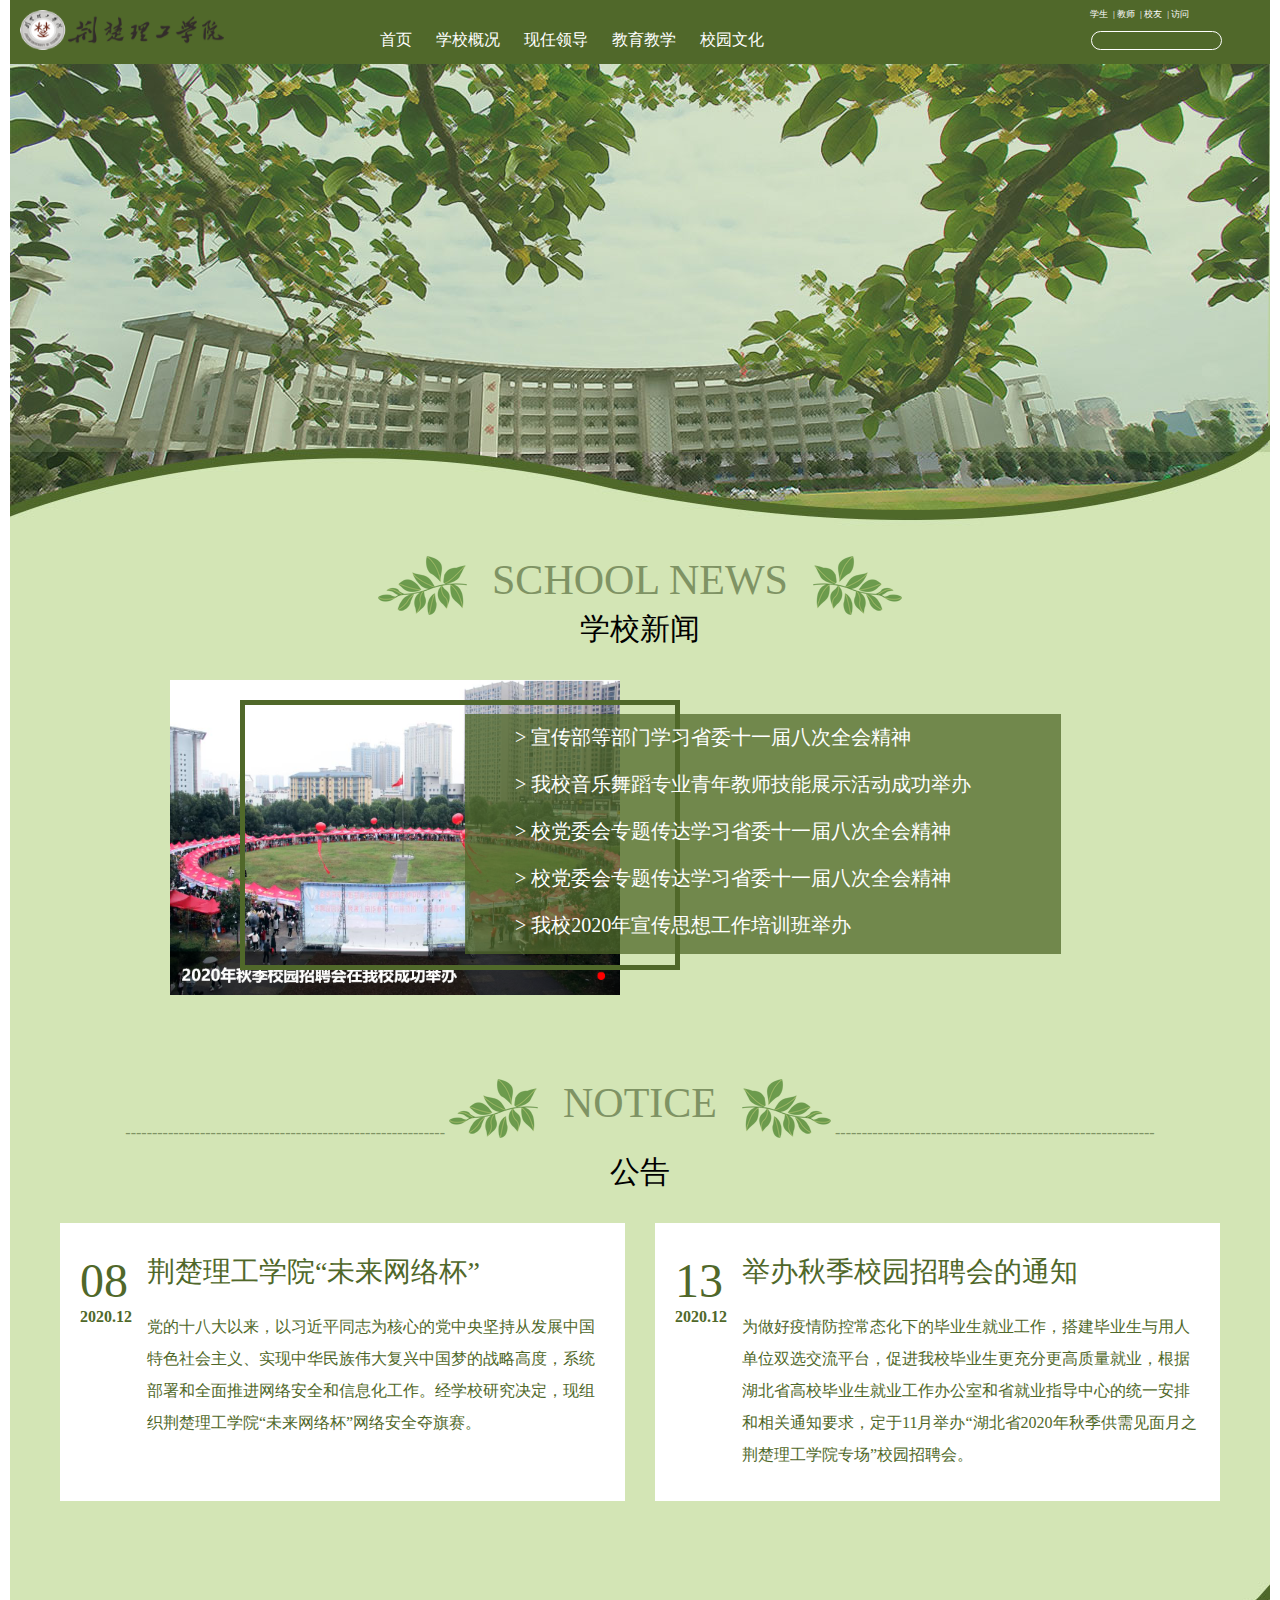
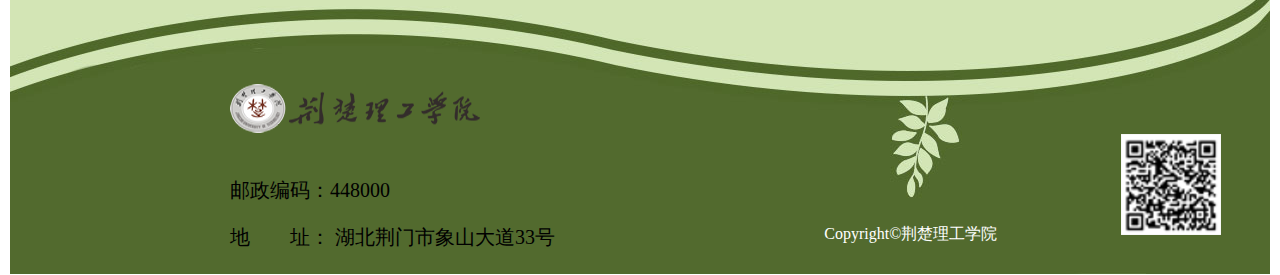
<file: index.html>
<!DOCTYPE html>
<html>
	<head>
		<meta charset="utf-8" />
		<title>主页|学校新闻</title>
		<link rel="stylesheet" type="text/css" href="css/index.css"/>
	</head>
	<body>
		<div class="navi">
			<div class="navi_left">
				<img class="logo" src="./img/logo.png" height="40px" >
			</div>
			<div class="navi_list">
				<a href="#">首页</a>
				<a href="page/gaikuang.html" target="_blank">学校概况</a>
				<a href="page/lingdao.html" target="_blank">现任领导</a>
				<a href="page/educate.html" target="_blank">教育教学</a>
				<a href="page/campus.html" target="_blank">校园文化</a>
			</div>
			<div class="navi_right">
				<div class="navi_right_top">
					<a href="#">学生</a><span>|</span>
					<a href="#">教师</a><span>|</span>
					<a href="#">校友</a><span>|</span>
					<a href="#">访问</a>
				</div>
				<div class="navi_right_bottom">
					<input type="" name="" id="" value="" />
				</div>
				
			</div>
		</div>
		
		<div class="content_top">
		</div>
		
		<div class="content_center">
			
			<div class="center_top">
				<div class="top_left">
					<img src="img/left_left.png" >
				</div>
				<div class="top_center">
					SCHOOL NEWS
				</div>
				<div class="top_right">
					<img src="img/left_right.png" >
				</div>
			</div>
			
			<div class="center_title">
				学校新闻
			</div>
			
			<div class="center_txt">
				<div class="center_txt_img">
					<img src="img/xuexiao.png" width="450px">
				</div>
				<div class="center_txt_boder">
					
				</div>
				<div class="center_txt_right">
					<ul>
						<li>> 宣传部等部门学习省委十一届八次全会精神</li>
						<li>> 我校音乐舞蹈专业青年教师技能展示活动成功举办</li>
						<li>> 校党委会专题传达学习省委十一届八次全会精神</li>
						<li>> 校党委会专题传达学习省委十一届八次全会精神</li>
						<li>> 我校2020年宣传思想工作培训班举办</li>
					</ul>
				</div>
			</div>
			
			<div class="content_notice">
				<div class="notice_top">
					<div class="nottop_left">
						<span>
							------------------------------------------------------------
						</span>
						<img src="img/left_left.png" >
					</div>
					<div class="nottop_center">
						NOTICE
					</div>
					<div class="nottop_right">
						<img src="img/left_right.png" >
						<span>
							------------------------------------------------------------
						</span>
					</div>
				</div>
				
				<div class="notice_title">
					公告
				</div>
				
				<div class="notice_content">
					<div class="notice_cleft">
						
						<div class="cleft_left">
							<div class="cleft_title">
								08
							</div>
							<div class="cleft_foot">
								2020.12
							</div>
						</div>
						
						<div class="cleft_right">
							<div class="rright_title">
								荆楚理工学院“未来网络杯”
							</div>
							<div class="rright_txt">
								党的十八大以来，以习近平同志为核心的党中央坚持从发展中国特色社会主义、实现中华民族伟大复兴中国梦的战略高度，系统部署和全面推进网络安全和信息化工作。经学校研究决定，现组织荆楚理工学院“未来网络杯”网络安全夺旗赛。
							</div>
						</div>
						
					</div>
					<div class="notice_cright">
						
						<div class="cright_left">
							<div class="cright_title">
								13
							</div>
							<div class="cright_foot">
								2020.12
							</div>
						</div>
						
						<div class="cright_right">
							<div class="crr_title">
								举办秋季校园招聘会的通知
							</div>
							<div class="crr_txt">
								为做好疫情防控常态化下的毕业生就业工作，搭建毕业生与用人单位双选交流平台，促进我校毕业生更充分更高质量就业，根据湖北省高校毕业生就业工作办公室和省就业指导中心的统一安排和相关通知要求，定于11月举办“湖北省2020年秋季供需见面月之荆楚理工学院专场”校园招聘会。
							</div>
						</div>
						
						
					</div>
				</div>
			</div>
			
		</div>
		
		<div class="content_footer">
			<div class="foot_left">
				<img src="img/logo.png" >
				<p>邮政编码：448000</p>
				<p>
					<span>地&nbsp;&nbsp;&nbsp;&nbsp;&nbsp;&nbsp;&nbsp;&nbsp;址：</span>
					湖北荆门市象山大道33号
				</p>
			</div>
			<div class="foot_center">
				<span>Copyright©</span>荆楚理工学院
			</div>
			<div class="foot_right">
				<img src="img/erweima.png" >
			</div>
		</div>
	</body>
</html>
</file>
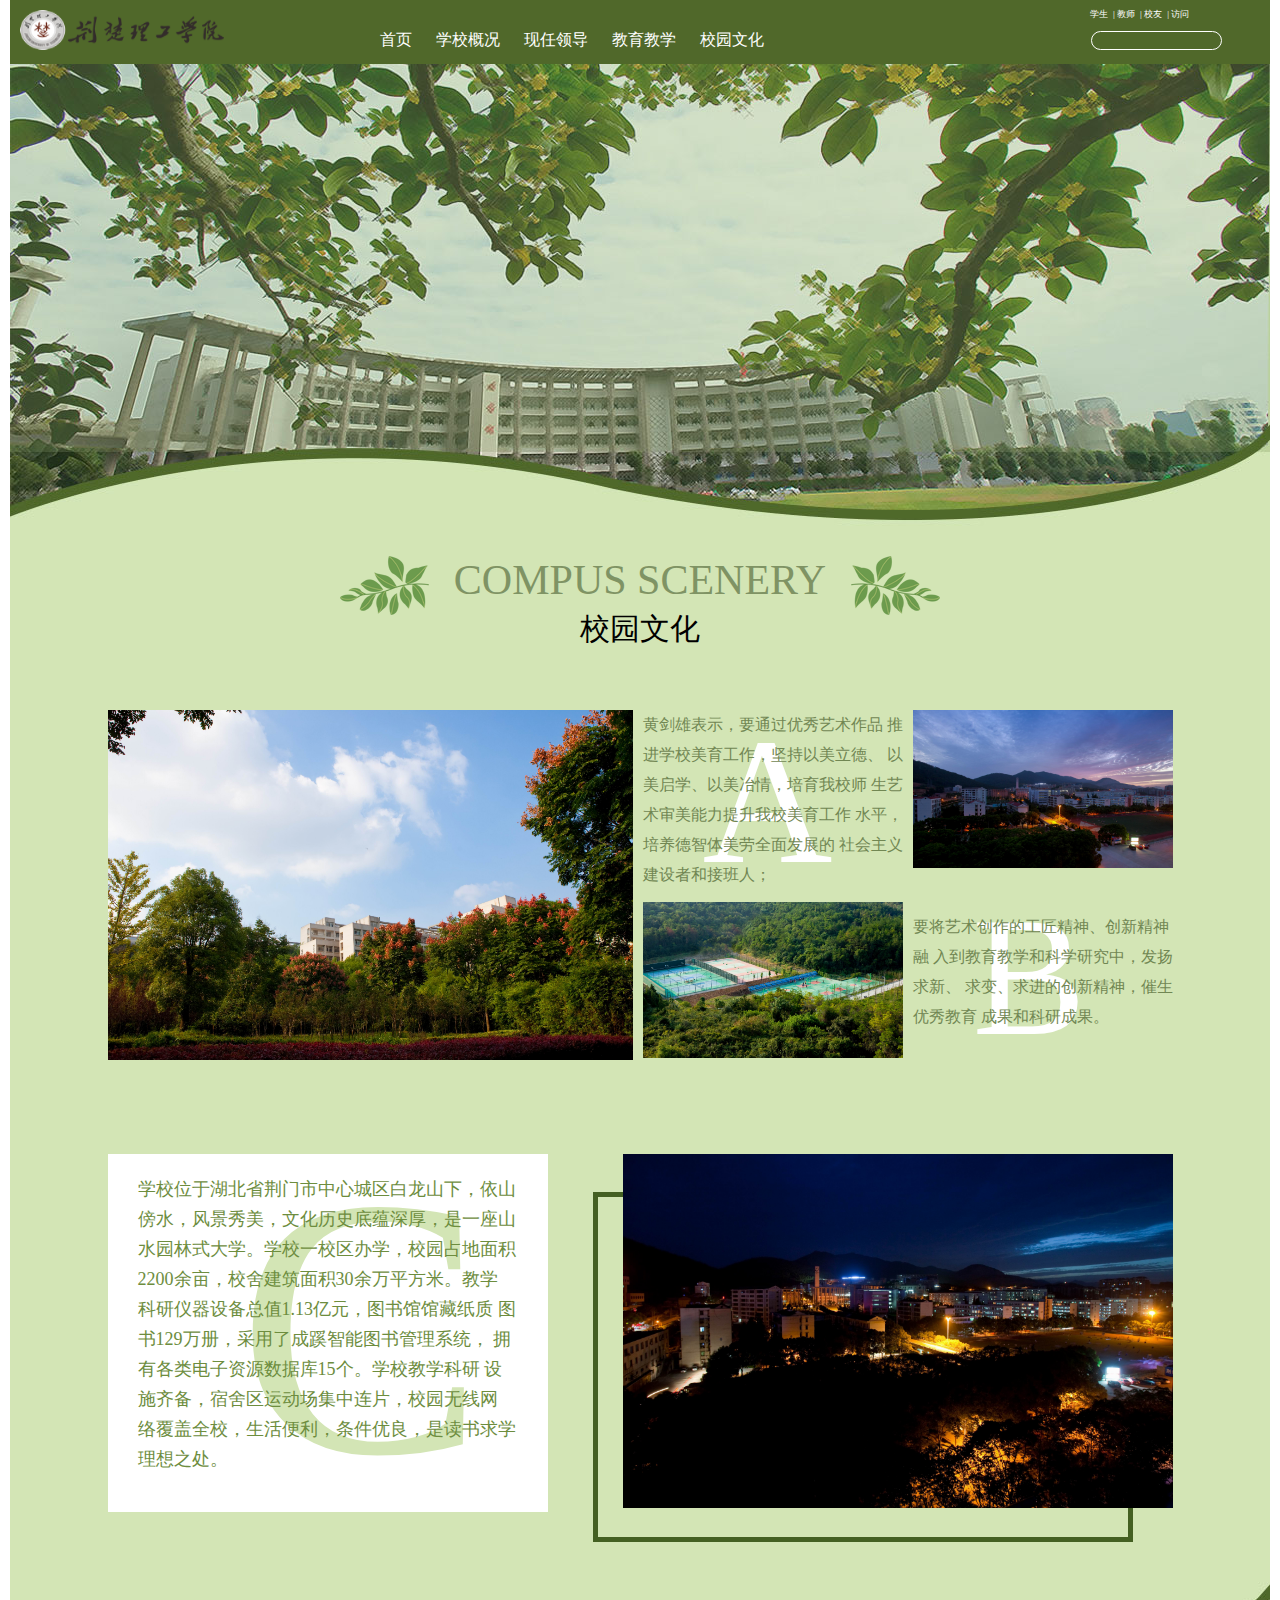
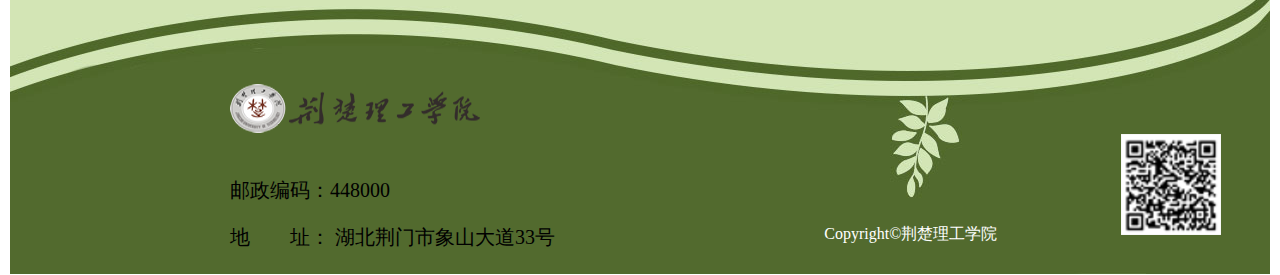
<file: page/campus.html>
<!DOCTYPE html>
<html>
	<head>
		<meta charset="utf-8">
		<title>校园文化</title>
		<link rel="stylesheet" type="text/css" href="../css/campus.css" />
		<link rel="stylesheet" type="text/css" href="../css/index.css" />
	</head>
	<body>
		<div class="navi">
			<div class="navi_left">
				<img class="logo" src="../img/logo.png" height="40px">
			</div>
			<div class="navi_list">
				<a href="../index.html" target="_blank">首页</a>
				<a href="gaikuang.html" target="_blank">学校概况</a>
				<a href="lingdao.html" target="_blank">现任领导</a>
				<a href="educate.html" target="_blank">教育教学</a>
				<a href="campus.html" >校园文化</a>
			</div>
			<div class="navi_right">
				<div class="navi_right_top">
					<a href="#">学生</a><span>|</span>
					<a href="#">教师</a><span>|</span>
					<a href="#">校友</a><span>|</span>
					<a href="#">访问</a>
				</div>
				<div class="navi_right_bottom">
					<input />
				</div>
			</div>
		</div>

		<div class="content_top"></div>

		<div class="content_center">
			<div class="center_top">
				<div class="top_left">
					<img src="../img/left_left.png">
				</div>
				<div class="top_center">
					COMPUS SCENERY
				</div>
				<div class="top_right">
					<img src="../img/left_right.png">
				</div>
			</div>

			<div class="center_title">
				校园文化
			</div>

			<div class="compus_culture">
				<div class="compus_content">

					<div class="compus_left">
						<img src="../img/29.jpg" width="525px">
					</div>

					<div class="compus_center">
						<div class="center_txt">
							黄剑雄表示，要通过优秀艺术作品
							推进学校美育工作，坚持以美立德、
							以美启学、以美冶情，培育我校师
							生艺术审美能力提升我校美育工作
							水平，培养德智体美劳全面发展的
							社会主义建设者和接班人；
						</div>
						<div class="center_A">
							A
						</div>
						<div class="content_img">
							<img src="../img/32.jpg" width="260px">
						</div>
					</div>

					<div class="compus_right">
						<div class="right_img">
							<img src="../img/26.jpg" width="260px">
						</div>
						<div class="right_txt">
							要将艺术创作的工匠精神、创新精神融
							入到教育教学和科学研究中，发扬求新、
							求变、求进的创新精神，催生优秀教育
							成果和科研成果。
						</div>
						<div class="right_B">
							B
						</div>
					</div>
				</div>
			</div>


			<div class="compus_lable">
				<div class="lable_left">
					<div class="left_txt">
						学校位于湖北省荆门市中心城区白龙山下，依山
						傍水，风景秀美，文化历史底蕴深厚，是一座山
						水园林式大学。学校一校区办学，校园占地面积
						2200余亩，校舍建筑面积30余万平方米。教学
						科研仪器设备总值1.13亿元，图书馆馆藏纸质
						图书129万册，采用了成蹊智能图书管理系统，
						拥有各类电子资源数据库15个。学校教学科研
						设施齐备，宿舍区运动场集中连片，校园无线网
						络覆盖全校，生活便利，条件优良，是读书求学
						理想之处。
					</div>
					<div class="left_c">
						C
					</div>
				</div>
				
				<div class="lable_right">
					<div class="right_img">
						<img src="../img/27.jpg" width="550px" >
					</div>
					<div class="right_border">
						
					</div>
				</div>
			</div>

		</div>


		<div class="content_footer">
			<div class="foot_left">
				<img src="../img/logo.png">
				<p>邮政编码：448000</p>
				<p>
					<span>地&nbsp;&nbsp;&nbsp;&nbsp;&nbsp;&nbsp;&nbsp;&nbsp;址：</span>
					湖北荆门市象山大道33号
				</p>
			</div>
			<div class="foot_center">
				<span>Copyright©</span>荆楚理工学院
			</div>
			<div class="foot_right">
				<img src="../img/erweima.png">
			</div>
		</div>

	</body>
</html>
</file>
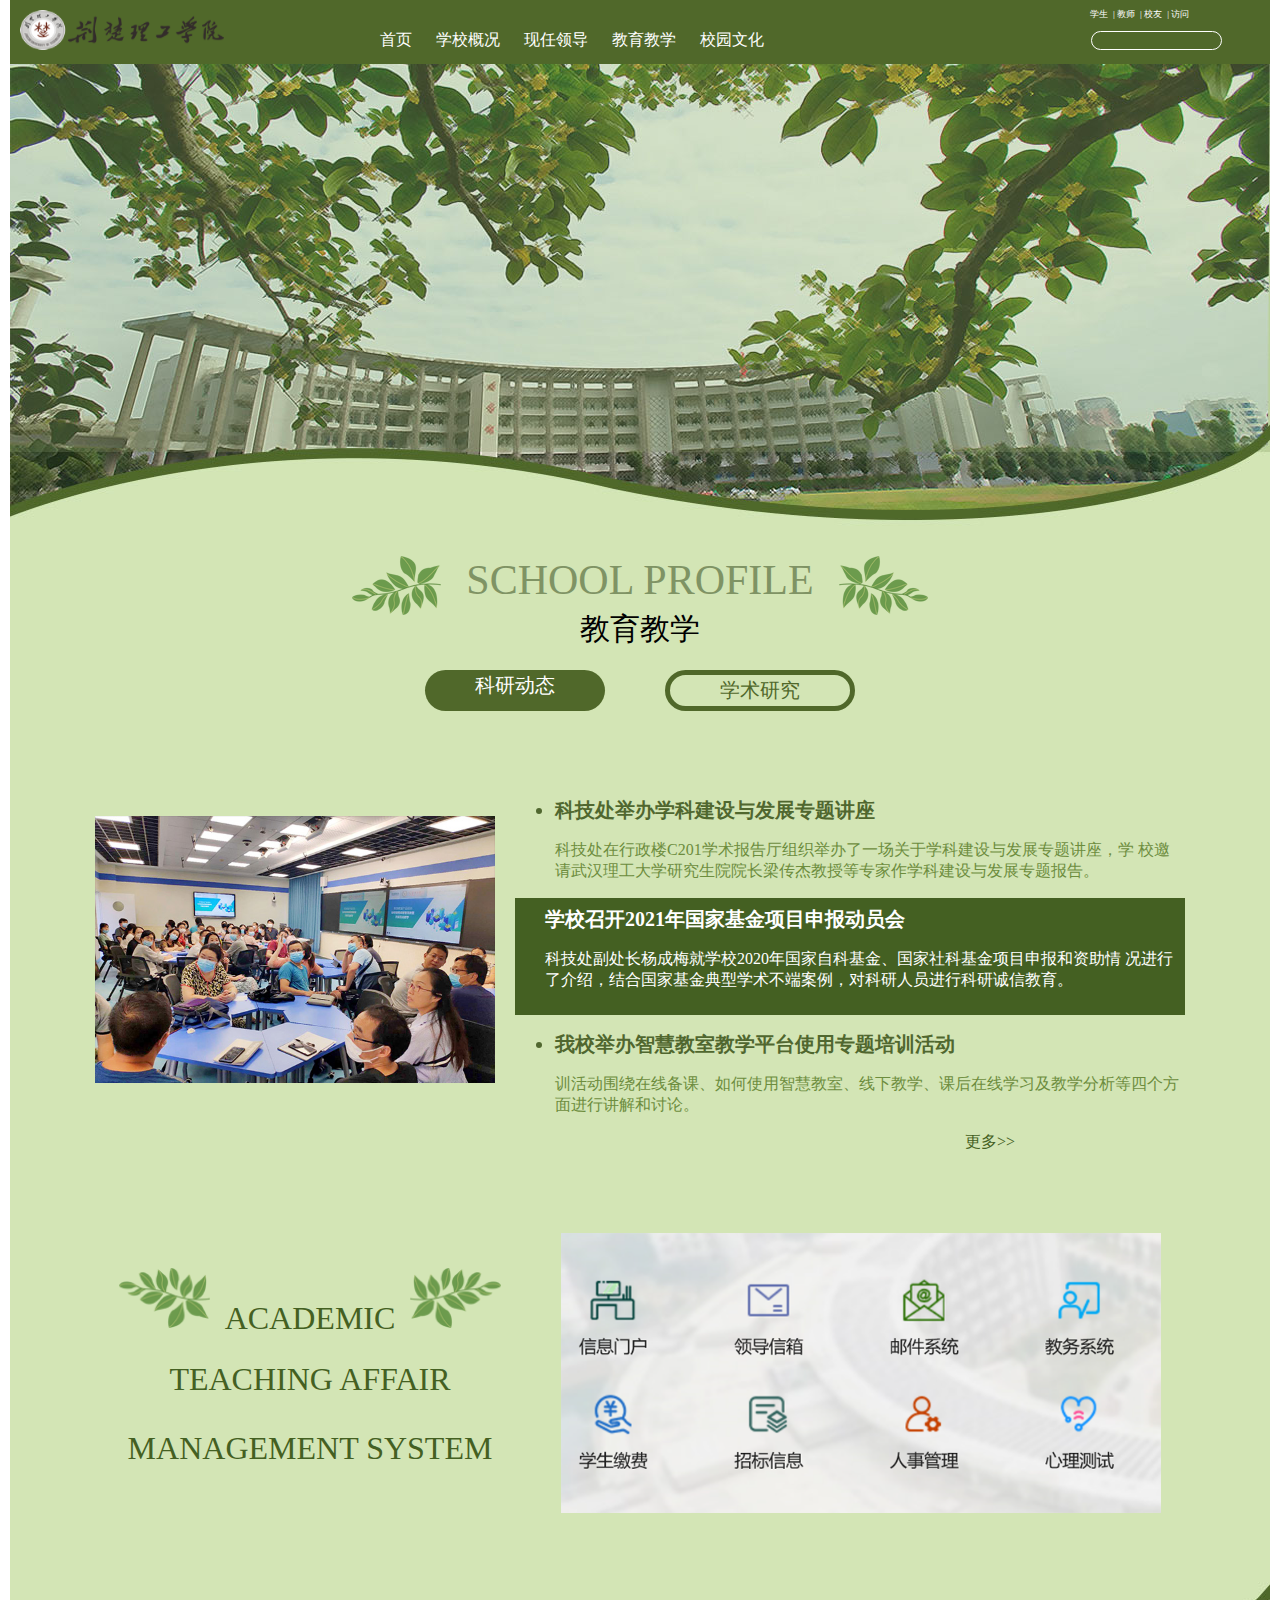
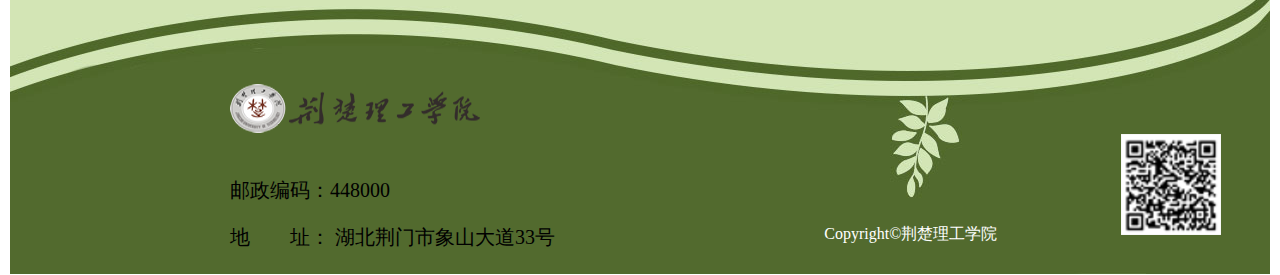
<file: page/educate.html>
<!DOCTYPE html>
<html>
	<head>
		<meta charset="utf-8">
		<title>教育教学</title>
		<link rel="stylesheet" type="text/css" href="../css/educate.css" />
		<link rel="stylesheet" type="text/css" href="../css/index.css" />
	</head>
	<body>
		<div class="navi">
			<div class="navi_left">
				<img class="logo" src="../img/logo.png" height="40px">
			</div>
			<div class="navi_list">
				<a href="../index.html" target="_blank">首页</a>
				<a href="gaikuang.html" target="_blank">学校概况</a>
				<a href="lingdao.html" target="_blank">现任领导</a>
				<a href="educate.html">教育教学</a>
				<a href="campus.html" target="_blank">校园文化</a>
			</div>
			<div class="navi_right">
				<div class="navi_right_top">
					<a href="#">学生</a><span>|</span>
					<a href="#">教师</a><span>|</span>
					<a href="#">校友</a><span>|</span>
					<a href="#">访问</a>
				</div>
				<div class="navi_right_bottom">
					<input />
				</div>
			</div>
		</div>

		<div class="content_top"></div>

		<div class="content_center">
			<div class="center_top">
				<div class="top_left">
					<img src="../img/left_left.png">
				</div>
				<div class="top_center">
					SCHOOL PROFILE
				</div>
				<div class="top_right">
					<img src="../img/left_right.png">
				</div>
			</div>

			<div class="center_title">
				教育教学
			</div>

			<div class="educate_button">
				<a class="btn_left" href="#">科研动态</a>
				<a class="btn_right" href="#">学术研究</a>
			</div>

			<div class="edu_content">
				<div class="content_left">
					<img src="../img/10.jpg" width="400px">
				</div>

				<div class="content_right">
					<ul>
						<li>科技处举办学科建设与发展专题讲座</li>
						<p>科技处在行政楼C201学术报告厅组织举办了一场关于学科建设与发展专题讲座，学
							校邀请武汉理工大学研究生院院长梁传杰教授等专家作学科建设与发展专题报告。</p>
					</ul>
					<ul class="edu_ul">
						<li>学校召开2021年国家基金项目申报动员会</li>
						<p>科技处副处长杨成梅就学校2020年国家自科基金、国家社科基金项目申报和资助情
							况进行了介绍，结合国家基金典型学术不端案例，对科研人员进行科研诚信教育。</p>
					</ul>
					<ul>
						<li>我校举办智慧教室教学平台使用专题培训活动</li>
						<p>训活动围绕在线备课、如何使用智慧教室、线下教学、课后在线学习及教学分析等四个方面进行讲解和讨论。</p>
					</ul>
					
					<a href="#">更多>></a>
				</div>

			</div>

			<div class="edu_system">
				<div class="sys_left">
					<div class="left_leave">
						<img src="../img/sys_left.png">
						<p>ACADEMIC</p>
						<img src="../img/sys_right.png">
					</div>
					<p>TEACHING AFFAIR</p>
					<p>MANAGEMENT SYSTEM</p>
				</div>

				<div class="sys_right">
					<img src="../img/system.png" width="600px">
				</div>
			</div>


		</div>



		<div class="content_footer">
			<div class="foot_left">
				<img src="../img/logo.png">
				<p>邮政编码：448000</p>
				<p>
					<span>地&nbsp;&nbsp;&nbsp;&nbsp;&nbsp;&nbsp;&nbsp;&nbsp;址：</span>
					湖北荆门市象山大道33号
				</p>
			</div>
			<div class="foot_center">
				<span>Copyright©</span>荆楚理工学院
			</div>
			<div class="foot_right">
				<img src="../img/erweima.png">
			</div>
		</div>



	</body>
</html>
</file>
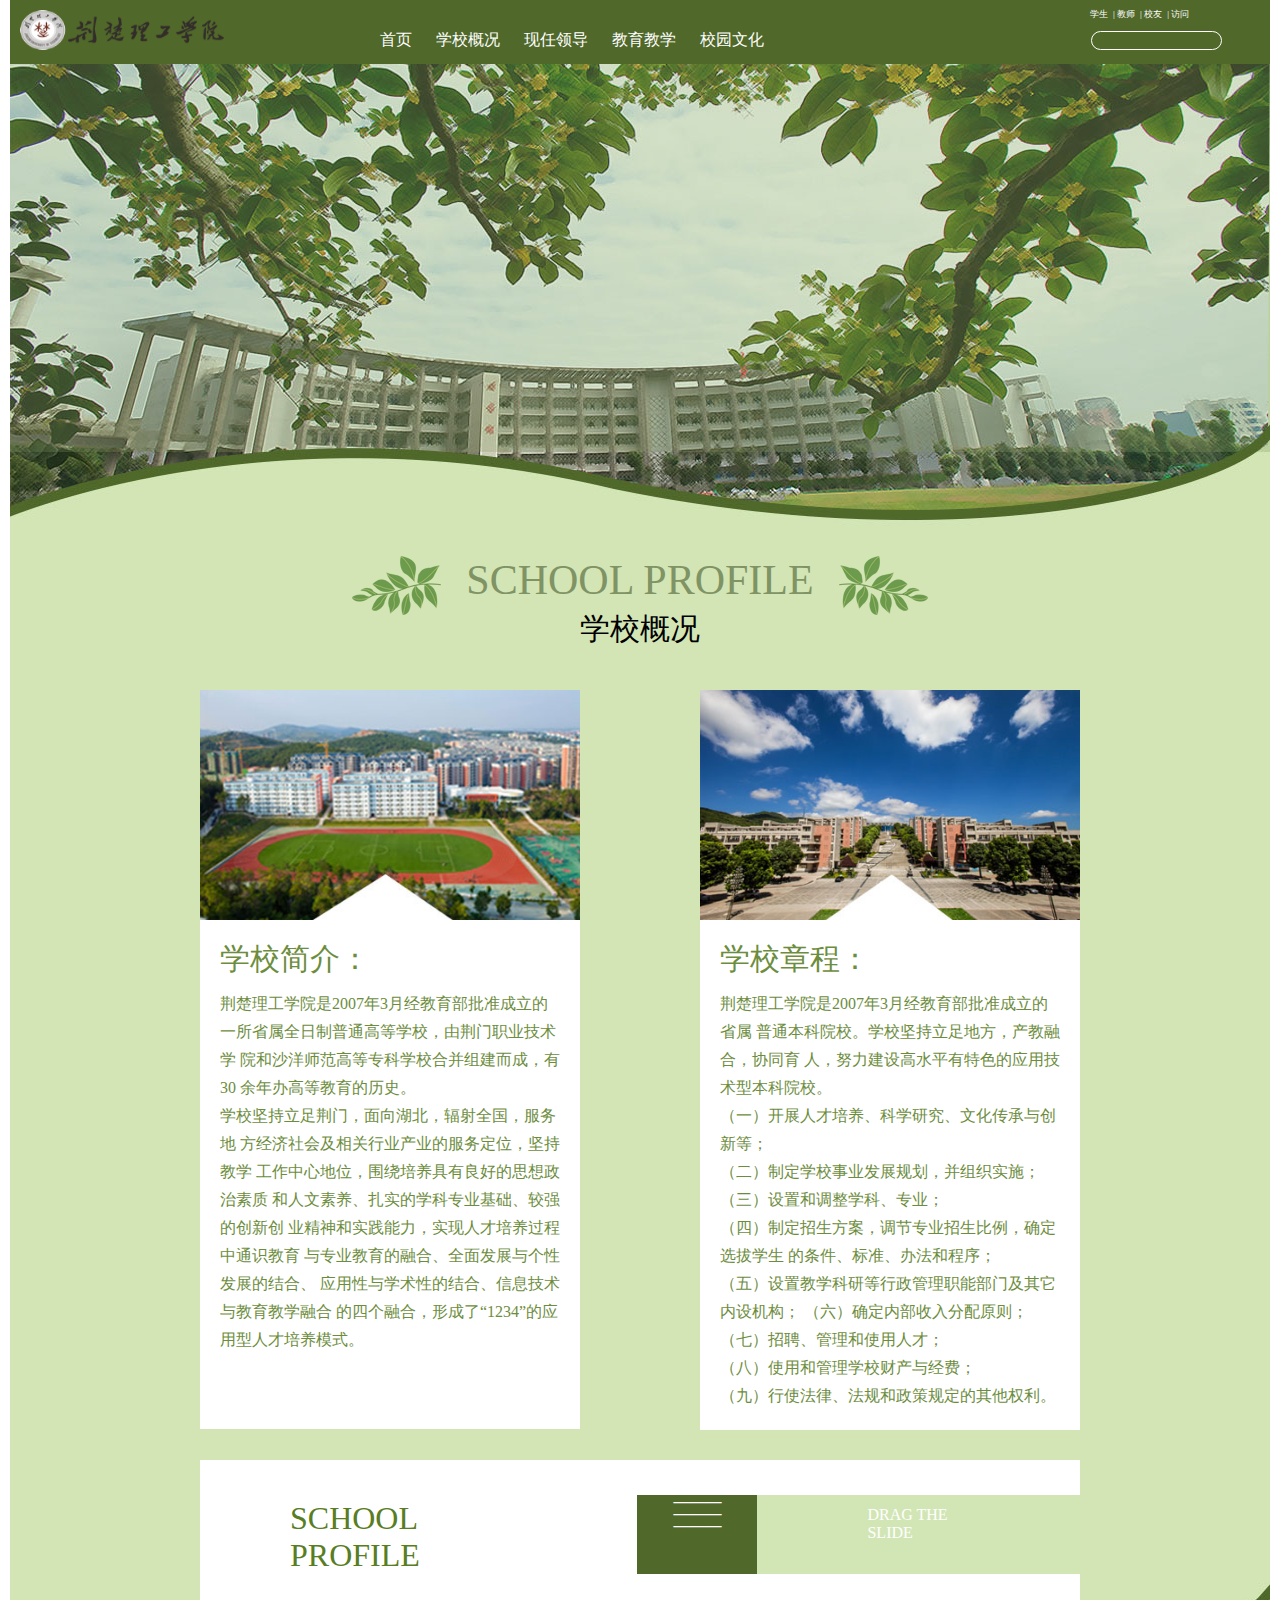
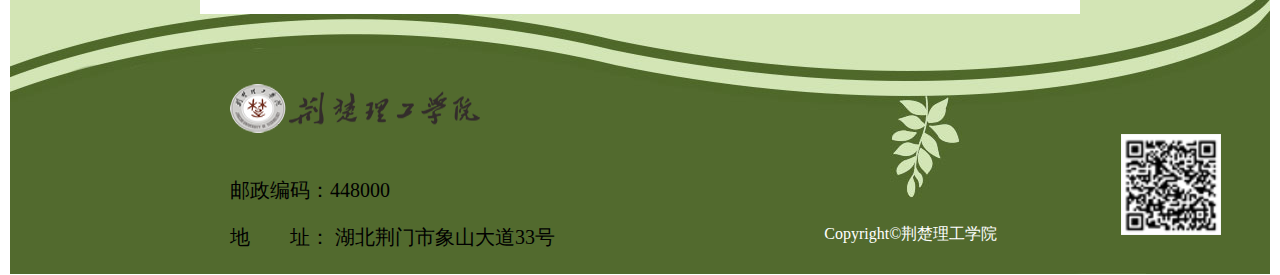
<file: page/gaikuang.html>
<!DOCTYPE html>
<html>
	<head>
		<meta charset="utf-8">
		<title>学校概况</title>
		<link rel="stylesheet" type="text/css" href="../css/gaik.css" />
		<link rel="stylesheet" type="text/css" href="../css/index.css" />
	</head>
	<body>
		<div class="navi">
			<div class="navi_left">
				<img class="logo" src="../img/logo.png" height="40px">
			</div>
			<div class="navi_list">
				<a href="../index.html" target="_blank">首页</a>
				<a href="gaikuang.html">学校概况</a>
				<a href="lingdao.html" target="_blank">现任领导</a>
				<a href="educate.html" target="_blank">教育教学</a>
				<a href="campus.html" target="_blank">校园文化</a>
			</div>
			<div class="navi_right">
				<div class="navi_right_top">
					<a href="#">学生</a><span>|</span>
					<a href="#">教师</a><span>|</span>
					<a href="#">校友</a><span>|</span>
					<a href="#">访问</a>
				</div>
				<div class="navi_right_bottom">
					<input />
				</div>
			</div>
		</div>

		<div class="content_top"></div>

		<div class="content_center">
			<div class="center_top">
				<div class="top_left">
					<img src="../img/left_left.png">
				</div>
				<div class="top_center">
					SCHOOL PROFILE
				</div>
				<div class="top_right">
					<img src="../img/left_right.png">
				</div>
			</div>

			<div class="center_title">
				学校概况
			</div>
			
			<div class="center_content">
				
			<div class="center_card">

				<div class="ccard_left">
					<img src="../img/jianjie.jpg" width="380px" height="230px">
					<div class="ccard_left_txt">
						<div class="txt_title">
							学校简介：
						</div>
						<div class="txt_content">
							荆楚理工学院是2007年3月经教育部批准成立的
							一所省属全日制普通高等学校，由荆门职业技术学
							院和沙洋师范高等专科学校合并组建而成，有30
							余年办高等教育的历史。<br>
							学校坚持立足荆门，面向湖北，辐射全国，服务地
							方经济社会及相关行业产业的服务定位，坚持教学
							工作中心地位，围绕培养具有良好的思想政治素质
							和人文素养、扎实的学科专业基础、较强的创新创
							业精神和实践能力，实现人才培养过程中通识教育
							与专业教育的融合、全面发展与个性发展的结合、
							应用性与学术性的结合、信息技术与教育教学融合
							的四个融合，形成了“1234”的应用型人才培养模式。
						</div>
					</div>
				</div>

				<div class="ccard_right">
					<img src="../img/zc.jpg" width="380px" height="230px">
					<div class="ccard_right_txt">
						<div class="txt_title">
							学校章程：
						</div>
						<div class="txt_content">
							荆楚理工学院是2007年3月经教育部批准成立的省属
							普通本科院校。学校坚持立足地方，产教融合，协同育
							人，努力建设高水平有特色的应用技术型本科院校。<br>
							（一）开展人才培养、科学研究、文化传承与创新等；<br>
							（二）制定学校事业发展规划，并组织实施；<br>
							（三）设置和调整学科、专业；<br>
							（四）制定招生方案，调节专业招生比例，确定选拔学生
							的条件、标准、办法和程序；<br>
							（五）设置教学科研等行政管理职能部门及其它内设机构；
							（六）确定内部收入分配原则；<br>
							（七）招聘、管理和使用人才；<br>
							（八）使用和管理学校财产与经费；<br>
							（九）行使法律、法规和政策规定的其他权利。

						</div>
					</div>
				</div>
			</div>
			</div>

			<div class="content_ffooter">
				
				<div class="ff_content">
					<div class="ff_left">
							SCHOOL PROFILE
					</div>
					<div class="ff_right">
						<div class="ff_right_left">
							<span>———</span>
							<span>———</span>
							<span>———</span>
						</div>
						<div class="ff_right_right">
							DRAG THE SLIDE
						</div>
					</div>

				</div>
			</div>

		</div>

		<div class="content_footer">
			<div class="foot_left">
				<img src="../img/logo.png">
				<p>邮政编码：448000</p>
				<p>
					<span>地&nbsp;&nbsp;&nbsp;&nbsp;&nbsp;&nbsp;&nbsp;&nbsp;址：</span>
					湖北荆门市象山大道33号
				</p>
			</div>
			<div class="foot_center">
				<span>Copyright©</span>荆楚理工学院
			</div>
			<div class="foot_right">
				<img src="../img/erweima.png">
			</div>
		</div>
	</body>
</html>
</file>
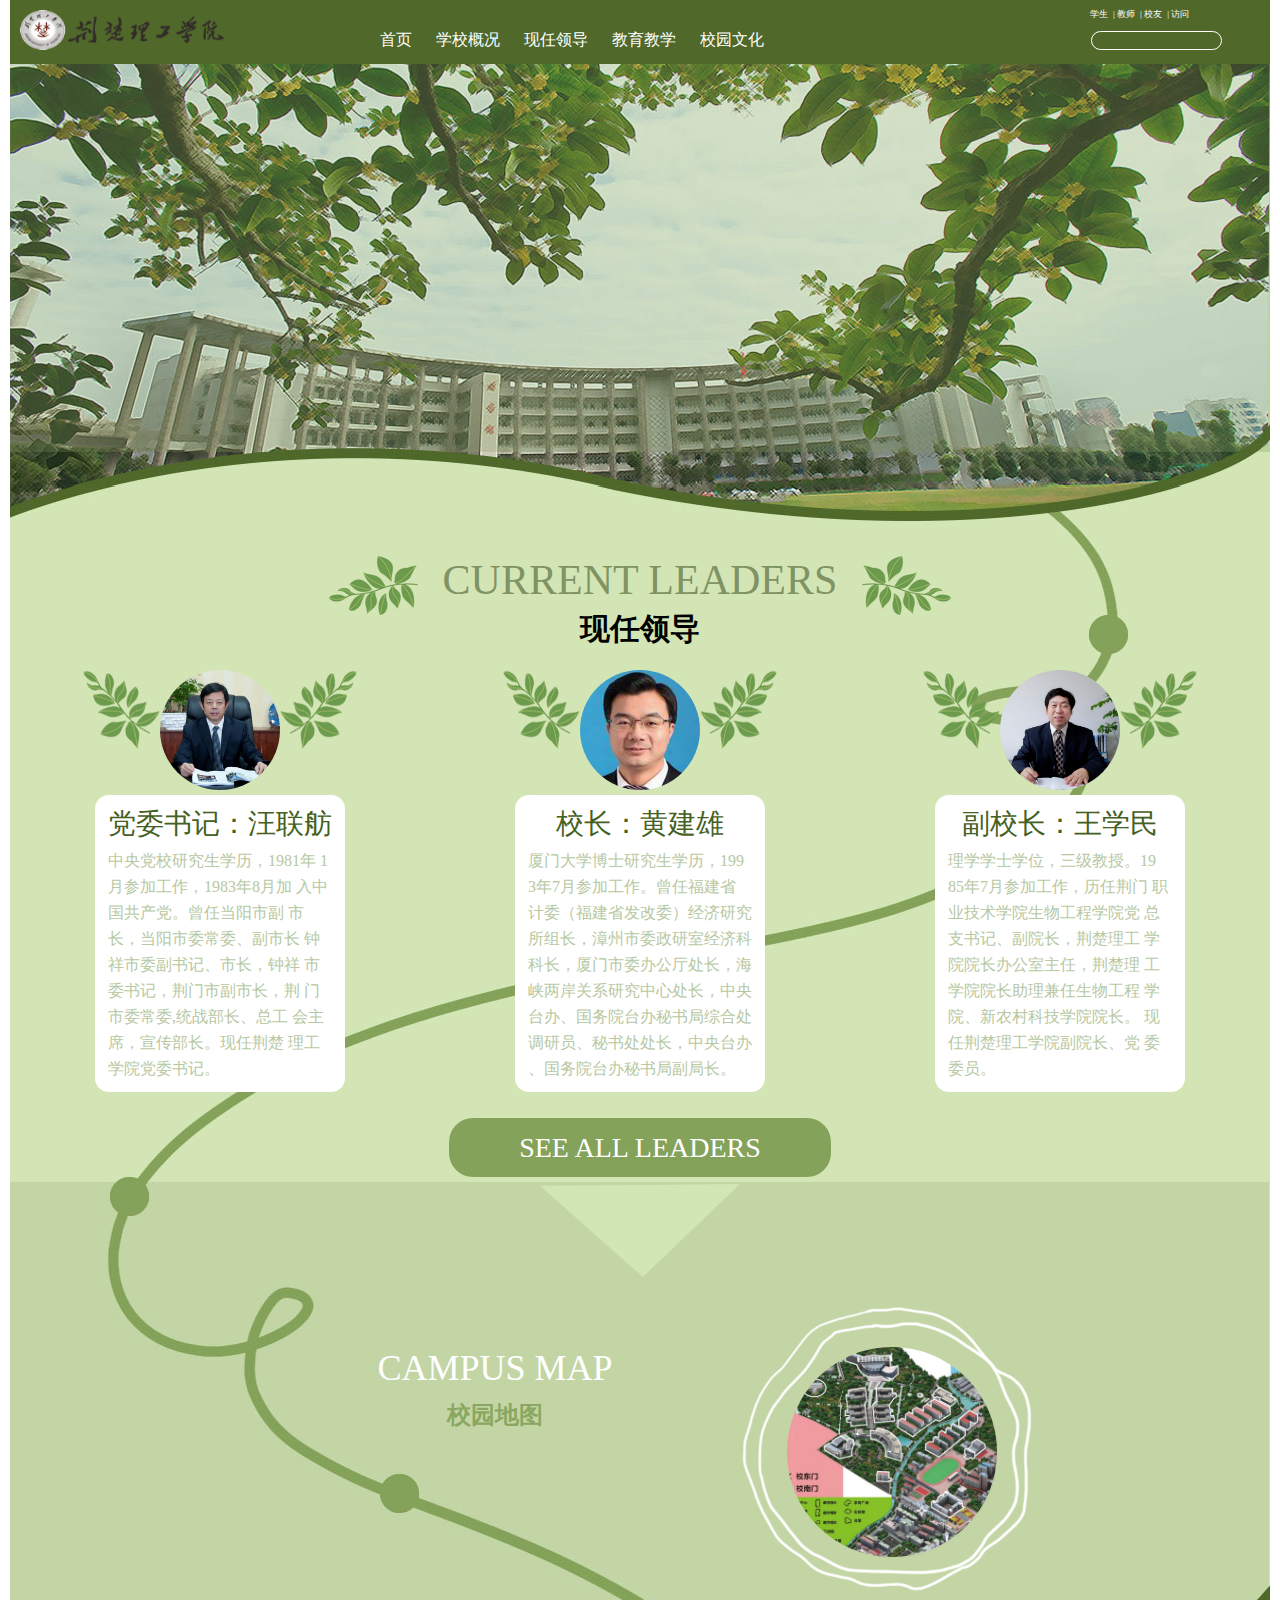
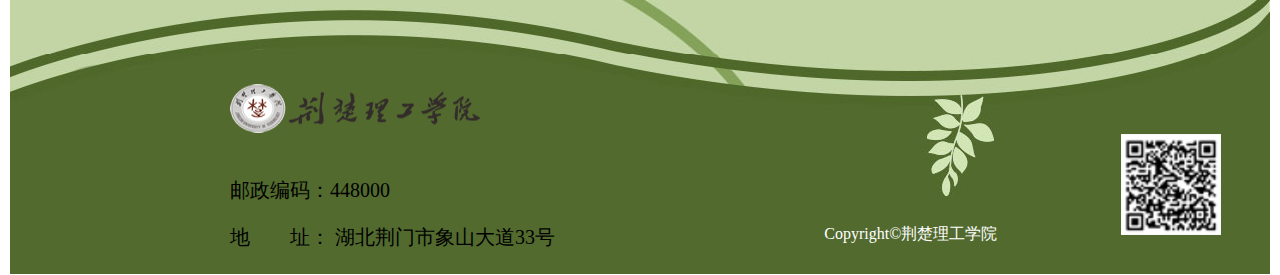
<file: page/lingdao.html>
<!DOCTYPE html>
<html>
	<head>
		<meta charset="utf-8">
		<title>现任领导</title>
		<link rel="stylesheet" type="text/css" href="../css/lindao.css" />
		<link rel="stylesheet" type="text/css" href="../css/index.css" />
	</head>
	<body>
		<div class="navi">
			<div class="navi_left">
				<img class="logo" src="../img/logo.png" height="40px">
			</div>
			<div class="navi_list">
				<a href="../index.html" target="_blank">首页</a>
				<a href="gaikuang.html" target="_blank">学校概况</a>
				<a href="lingdao.html">现任领导</a>
				<a href="educate.html" target="_blank">教育教学</a>
				<a href="campus.html" target="_blank">校园文化</a>
			</div>
			<div class="navi_right">
				<div class="navi_right_top">
					<a href="#">学生</a><span>|</span>
					<a href="#">教师</a><span>|</span>
					<a href="#">校友</a><span>|</span>
					<a href="#">访问</a>
				</div>
				<div class="navi_right_bottom">
					<input />
				</div>
			</div>
		</div>

		<div class="content_top"></div>

		<div class="lin_center">
			<div class="center_top">
				<div class="top_left">
					<img src="../img/left_left.png">
				</div>
				<div class="top_center">
					CURRENT LEADERS
				</div>
				<div class="top_right">
					<img src="../img/left_right.png">
				</div>
			</div>

			<div class="center_title">
				现任领导
			</div>

			<div class="lin_content">

				<div class="lin_card">
					<div class="lin_top">
						<div class="top_left">
							<img src="../img/lin_left.png">
						</div>
						<img class="lin_img" src="../img/1.jpg">
						<div class="top_right">
							<img src="../img/lin_right.png">
						</div>
					</div>

					<div class="card_content">
						<div class="card_title">
							党委书记：汪联舫
						</div>
						<div class="card_txt">
							中央党校研究生学历，1981年
							1月参加工作，1983年8月加
							入中国共产党。曾任当阳市副
							市长，当阳市委常委、副市长
							钟祥市委副书记、市长，钟祥
							市委书记，荆门市副市长，荆
							门市委常委,统战部长、总工
							会主席，宣传部长。现任荆楚
							理工学院党委书记。
						</div>
					</div>
				</div>

				<div class="lin_card">
					<div class="lin_top">
						<div class="top_left">
							<img src="../img/lin_left.png">
						</div>
						<img class="lin_img" src="../img/2.jpg">
						<div class="top_right">
							<img src="../img/lin_right.png">
						</div>
					</div>

					<div class="card_content">
						<div class="card_title">
							校长：黄建雄
						</div>
						<div class="card_txt">
							厦门大学博士研究生学历，199
							3年7月参加工作。曾任福建省
							计委（福建省发改委）经济研究
							所组长，漳州市委政研室经济科
							科长，厦门市委办公厅处长，海
							峡两岸关系研究中心处长，中央
							台办、国务院台办秘书局综合处
							调研员、秘书处处长，中央台办
							、国务院台办秘书局副局长。
						</div>
					</div>
				</div>

				<div class="lin_card">
					<div class="lin_top">
						<div class="top_left">
							<img src="../img/lin_left.png">
						</div>
						<img class="lin_img" src="../img/4.jpg">
						<div class="top_right">
							<img src="../img/lin_right.png">
						</div>
					</div>

					<div class="card_content">
						<div class="card_title">
							副校长：王学民
						</div>
						<div class="card_txt">
							理学学士学位，三级教授。19
							85年7月参加工作，历任荆门
							职业技术学院生物工程学院党
							总支书记、副院长，荆楚理工
							学院院长办公室主任，荆楚理
							工学院院长助理兼任生物工程
							学院、新农村科技学院院长。
							现任荆楚理工学院副院长、党
							委委员。
						</div>
					</div>
				</div>

			</div>

			<div class="lin_more">
				<a href="#">SEE ALL LEADERS</a>
			</div>



			<div class="li_map">
				<div class="map_lead">
					<img src="../img/tangle.png">
				</div>


				<div class="map_content">

					<div class="map_left">
						<div class="map_txt">
							<div class="map_title">
								CAMPUS MAP
							</div>
							<div class="map_cn">
								校园地图
							</div>
						</div>
					</div>

					<div class="map_pic">
						<img class="map_img" src="../img/map.jpg">
						<img class="map_cirle" src="../img/whitecirle.png">
					</div>
					
				</div>
			</div>
		</div>


		<div class="lin_footer">
			<div class="foot_left">
				<img src="../img/logo.png">
				<p>邮政编码：448000</p>
				<p>
					<span>地&nbsp;&nbsp;&nbsp;&nbsp;&nbsp;&nbsp;&nbsp;&nbsp;址：</span>
					湖北荆门市象山大道33号
				</p>
			</div>
			<div class="foot_center">
				<span>Copyright©</span>荆楚理工学院
			</div>
			<div class="foot_right">
				<img src="../img/erweima.png">
			</div>
		</div>
	</body>
</html>
</file>
<file: css/index.css>
body{
	margin: 0 auto;
	width: 1260px;
}
.navi{
	display: flex;
	background-color:#50682a ;
}
.navi_left{
	flex: 2;
}
.navi_left .logo{
	padding: 10px;
}
.navi_list{
	flex: 4;
	padding: 30px 0 0 0;
}
.navi_list a{
	text-decoration: none;
	color: #fff;
	padding: 10px;
}
.navi_list a:hover{
	color: aquamarine;
}
.navi_right{
	flex: 1;
	display: flex;
	flex-direction: column;
	font-size: 9px;
}
.navi_right .navi_right_top{
	font-size: 9px;
	color: #fff;
	padding: 8px 0 0 0;
}
.navi_right .navi_right_top a{
	text-decoration: none;
	font-size: 9px;
	color: #fff;
	padding: 0 5px 0 0;
}
.navi_right_bottom{
	padding: 10px 0 0 1px;
}
.navi_right_bottom input{
	width: 125px;
	border-radius: 30px;
	background-color: #50682a;
	border: 1px solid #fff;
	color: #fff;
}
.content_top{
	background:url(../img/top.jpg) no-repeat;
	background-size: 100%;
	height: 425px;
}
.content_center{
	background: url(../img/center.jpg) no-repeat;
	background-size: 100%;
	height: 1168px;
	margin-top: -3px;
}
.center_top{
	display: flex;
	justify-content: center;
	padding: 70px 0 0 0;
}
.center_top .top_center{
	font-size: 42px;
	font-family: "Bernard MT Condensed";
	color: #7f9364;
	padding: 0 25px;
}
.center_title{
	font-size: 30px;
	text-align: center;
	margin-top: -10px;
}
.center_txt{
	display: flex;
	padding: 30px 160px;
}

.center_txt .center_txt_boder{
	width: 430px;
	height: 260px;
	border: 5px solid #50682A;
	margin: 20px 0 0 -380px;
}
.center_txt .center_txt_right{
	color: #fff;
	font-size: 20px;
	padding: 0px 80px 0 0;
	height: 240px;
	margin: 34px 0px 0 -215px;
	background: #50682abf;
}
.center_txt .center_txt_right ul{
	list-style:none ;
	margin: 0;
}
.center_txt .center_txt_right ul li{
	padding: 10px;
}
.center_txt .center_txt_right button{
	background-color: #7f936400;
	padding: 12px 42px;
	border-radius: 12px;
	border: 1px solid #50682A;
	margin: 20px 0 0 360px;
	cursor: pointer;
	font-size: 16px;
}
.content_notice{
	padding: 50px 0 0 0;
}
.content_notice .notice_top{
	display: flex;
	justify-content: center;
}
.content_notice .notice_top span{
	color: #7f9364;
}
.content_notice .notice_top .nottop_center{
	font-size: 42px;
	font-family: "Bernard MT Condensed";
	color: #7f9364;
	padding: 0 25px;
}
.content_notice .notice_title{
	text-align: center;
	font-size: 30px;
	padding: 10px 0 0 0;
}
.content_notice .notice_content{
	display: flex;
	padding: 30px 0 0 0;
}
/* 左白框 */
.content_notice .notice_content .notice_cleft{
	display: flex;
	flex: 1;
	font-family: "黑体";
	font-size: 16px;
	color: #50682A;
	width: 480px;
	background: #fff;
	padding: 30px 20px;
	margin: 0 15px 0 50px;
}
.notice_cleft .cleft_left{
	flex: 1;
	padding: 0 15px 0 0;
}
.cleft_left .cleft_title{
	font-size: 48px;
}
.cleft_left .cleft_foot{
	font-weight: bold;
}
.cleft_right .rright_title{
	font-size: 28px;
	padding: 0 0 20px 0;
}
.cleft_right .rright_txt{
	font-weight: lighter;
	line-height: 32px;
}
/* 右白框 */
.content_notice .notice_content .notice_cright{
	display: flex;
	flex: 1;
	font-family: "黑体";
	font-size: 16px;
	color: #50682A;
	width: 480px;
	background: #fff;
	padding: 30px 20px;
	margin: 0 50px 0 15px;
}
.notice_cright .cright_left{
	padding: 0 15px 0 0;
}
.cright_left .cright_title{
	font-size: 48px;
}
.cright_left .cright_foot{
	font-weight: bold;
}
.cright_right .crr_title{
	font-size: 28px;
	padding: 0 0 20px 0;
}
.cright_right .crr_txt{
	font-weight: lighter;
	line-height: 32px;
}


.content_footer{
	display: flex;
	background: url(../img/foot.jpg) no-repeat;
	background-size: 100%;
	height: 191px;
	padding: 30px 0 0 0;
}
.content_footer .foot_left{
	flex: 4;
	padding: 0 0 0 220px;
}
.foot_left img{
	padding: 0 0 20px 0;
}
.foot_left p{
	font-size: 20px;
}
.content_footer .foot_center{
	flex: 2;
	color: #fff;
	margin: 140px 0 0 0;
}
.content_footer .foot_right{
	flex: 1;
	margin: 50px 0 0 0;
}
</file>
<file: css/campus.css>
.compus_culture {
	display: flex;
	justify-content: center;
	padding: 60px 0 0 0;
}

.compus_culture .compus_content {
	display: flex;

}

.compus_content .compus_left {
	/* flex: 1; */
}

.compus_content .compus_center {
	/* flex: 1; */
	display: flex;
	flex-direction: column;
	padding: 0 10px 0 10px;
}

.compus_center .center_txt {
	position: relative;
	width: 260px;
	padding: 0 0 12px 0;
	color: #718753;
	line-height: 30px;
	z-index: 1;
}

.compus_center .center_A {
	position: absolute;
	font-size: 180px;
	font-family: "Bernard MT Condensed";
	color: #fff;
	margin: -12px 0 0 60px;
}
.compus_center .content_img{
	width: 260px;
}

.compus_content .compus_right {
	/* flex: 1; */
	display: flex;
	flex-direction: column;
}
.compus_right .right_img{
	width: 260px;
}
.compus_right .right_txt{
	width: 260px;
	color: #718753;
	line-height: 30px;
	position: relative;
	padding: 40px 0 0 0;
	z-index: 1;
}
.compus_right .right_B{
	position: absolute;
	font-size: 170px;
	font-family: "Bernard MT Condensed";
	color: #fff;
	margin: 170px 0 0 60px;
}
.compus_lable{
	display: flex;
	justify-content: center;
	padding: 90px 0 0 0;
}
.compus_lable .lable_left{
	padding: 20px 30px;
	background-color: #fff;
	margin: 0 5px 0 0;
}
.lable_left .left_txt{
	position: relative;
	width: 380px;
	color: #6D8D3E;
	font-size: 18px;
	line-height: 30px;
	z-index: 1;
}
.lable_left .left_c{
	position: absolute;
	font-family:"Bernard MT Condensed" ;
	font-size: 370px;
	margin: -360px 0 0 100px;
	color: #d3e5b5;
}
.compus_lable .lable_right{
	padding: 0 0 0 70px;
}
.lable_right .right_img{
	position: relative;
	z-index: 1;
}
.lable_right .right_border{
	position: absolute;
	width: 530px;
	height: 340px;
	border: 5px solid #446022;
	margin: -320px 0 0 -30px ;
}
</file>
<file: css/educate.css>
.educate_button{
	display: flex;
	justify-content: center;
	padding: 20px 0 0 0 ;
	font-size: 20px;
}
.educate_button .btn_left{
	text-decoration: none;
	color: #fff;
	margin: 0 30px 0 0;
	padding: 2px 50px;
	background-color: #50682A;
	border-radius: 36px;
}
.educate_button .btn_right{
	text-decoration: none;
	color: #50682A;
	margin: 0 0 0 30px;
	padding: 2px 50px;
	border: 5px solid #50682A;
	border-radius: 36px;
}
.edu_content{
	display: flex;
	justify-content: center;
	padding: 70px 0 0 0 ;
}
.edu_content a{
	text-decoration: none;
	color: #446022;
	margin: 0 0 0 450px;
}
.edu_content .content_left{
	padding: 35px 0 0 0;
}
.edu_content .content_right{
	width: 670px;
	margin: 0 0 0 20px;
}
.content_right ul li{
	font-size: 20px;
	font-weight: bold;
	color:#50672f;
}
.content_right ul p{
	color: #6D8D3E;
}
.content_right .edu_ul{
	list-style: none;
	background-color: #446022;
	padding: 8px 8px 8px 10px;
}
.content_right .edu_ul li{
	color: #fff;
	padding: 0 0 0 20px;
}
.content_right .edu_ul p{
	color: #fff;
	padding: 0 0 0 20px;
}
.edu_system{
	display: flex;
	justify-content: center;
	padding: 80px 0 0 0;
}
.edu_system .sys_left{
	text-align: center;
	font-size: 32px;
	font-family: "Bernard MT Condensed";
	color: #446022;
	padding: 35px 60px 0 0;
}
.sys_left .left_leave{
	display: flex;
	margin-bottom: -40px;
}
.left_leave p{
	padding: 0 15px;
}
.left_leave img{
	height: 60px;
}
</file>
<file: css/gaik.css>
.center_content {
	display: flex;
	justify-content: center;
}

.center_card {
	display: flex;
	padding: 40px 0 0 0;
	font-family: "黑体";
}

.center_card .ccard_left {
	flex: 1;
	padding: 0 60px 0 0;
}

.ccard_left .ccard_left_txt {
	width: 340px;
	padding: 20px;
	margin-top: -5px;
	background-color: #fff;
	color: #6d8d3e;
}

.ccard_left_txt .txt_title {
	font-size: 30px;
	padding: 0 0 10px 0;
}

.ccard_left_txt .txt_content {
	line-height: 28px;
	padding: 0 0 55px;
}

.center_card .ccard_right {
	flex: 1;
	padding: 0 0 0 60px;
}

.ccard_right .ccard_right_txt {
	width: 340px;
	margin: -5px 0 0 0;
	padding: 20px;
	background-color: #fff;
	color: #6d8d3e;
}

.ccard_right_txt .txt_title {
	font-size: 30px;
	padding: 0 0 10px 0;
}

.ccard_right_txt .txt_content {
	line-height: 28px;
}

.content_ffooter {
	width: 880px;
	display: block;
	justify-content: center;
	margin: 0 auto;
}

.content_ffooter .ff_content {
	display: flex;
	margin: 30px 0 0 0;
	background-color: #fff;
	padding: 40px 0 40px 90px;
}

.ff_content .ff_left {
	font-size: 32px;
	font-family: "Bernard MT Condensed";
	color: #587d23;
}

.content_ffooter .ff_right {
	display: flex;
	padding: 0 0 0 98px;
	margin-top: -5px;
}
.content_ffooter .ff_right .ff_right_left{
	flex: 1;
	display: flex;
	flex-direction: column;
	padding: 1px 36px;
	background-color: #50682A;
}
.ff_right_left span{
	color: #fff;
	font-weight: bolder;
	line-height: 12px;
}
.content_ffooter .ff_right .ff_right_right{
	padding: 11px 110px;
	background-color: #d2e6b5;
	font-family: "Bernard MT Condensed";
	font-size: 16px;
	color: #fff;
	
}
</file>
<file: css/lindao.css>
.lin_footer{
	display: flex;
	background: url(../img/lin_foot.jpg) no-repeat;
	background-size: 100%;
	height: 191px;
	padding: 30px 0 0 0;
}
.lin_footer .foot_left{
	flex: 4;
	padding: 0 0 0 220px;
}
.foot_left img{
	padding: 0 0 20px 0;
}
.foot_left p{
	font-size: 20px;
}
.lin_footer .foot_center{
	flex: 2;
	color: #fff;
	margin: 140px 0 0 0;
}
.lin_footer .foot_right{
	flex: 1;
	margin: 50px 0 0 0;
}
.lin_center{
	background: url(../img/lin_center.jpg) no-repeat;
	background-size: 100%;
	height: 1168px;
	margin-top: -3px;
}
.center_top{
	display: flex;
	justify-content: center;
	padding: 70px 0 0 0;
}
.center_top .top_center{
	font-size: 42px;
	font-family: "Bernard MT Condensed";
	color: #7f9364;
	padding: 0 25px;
}
.center_title{
	font-family: "黑体";
	font-size: 30px;
	text-align: center;
	margin-top: -10px;
	font-weight: bold;
}
.lin_content{
	display: flex;
}
.lin_content .lin_card{
	display:flex;
	flex-direction: column;
	margin: 0 auto;
	width: 320px;
	padding: 20px 0 0 0;
}
.lin_card .lin_top{
	flex: 1;
	display: flex;
	justify-content: center;
}
.lin_top .lin_img{
	width: 120px;
	height:120px;
	border-radius: 180px;
	margin: 0 0 5px 0;
}

.lin_card .card_content{
	width: 230px;
	padding: 10px;
	font-family: "黑体";
	background-color: #FFFFFF;
	border-radius: 14px;
	margin: 0 auto;
	
}
.card_content .card_title{
	font-size: 28px;
	padding: 0 0 5px 0;
	text-align: center;
	color: #446022;
}
.card_content .card_txt{
	color: #b7c8a2;
	font-size: 16px;
	line-height: 26px;
	padding: 0 3px;
}
.lin_more{
	padding: 40px 0 0 0;
	text-align: center;
	font-family:"Bernard MT Condensed" ;
}
.lin_more a{
	text-decoration: none;
	color: #fff;
	font-size: 28px;
	padding: 14px 70px;
	background-color: #84a25a;
	border-radius: 24px;
}
.li_map{
	display: flex;
	flex-direction: column;
}
.li_map .map_lead img{
	display: block;
	margin: 0 auto;
	width: 200px;
	padding: 20px 0 0 0;
}
.map_content{
	display: flex;
	justify-content: center;
	margin: 0 auto;
}
.map_content .map_left{
	flex: 2;
}
.map_left .map_txt {
	padding: 70px 0 0 0;
	text-align: center;
}
.map_txt .map_title{
	font-size: 36px;
	color: #fff;
	font-family: "Bernard MT Condensed";
}
.map_txt .map_cn{
	padding: 10px 0 0 0;
	font-size: 24px;
	color: #8aa762;
	font-weight: bolder;
}

.map_pic{
	flex: 1;
	padding: 70px 0 0 0;
}
.map_pic .map_img{
	width: 210px;
	border-radius: 180px;
	margin: 0 0 0 45px;
}
.map_pic .map_cirle{
	width: 290px;
	margin: -254px 0 0 0;
}
</file>
